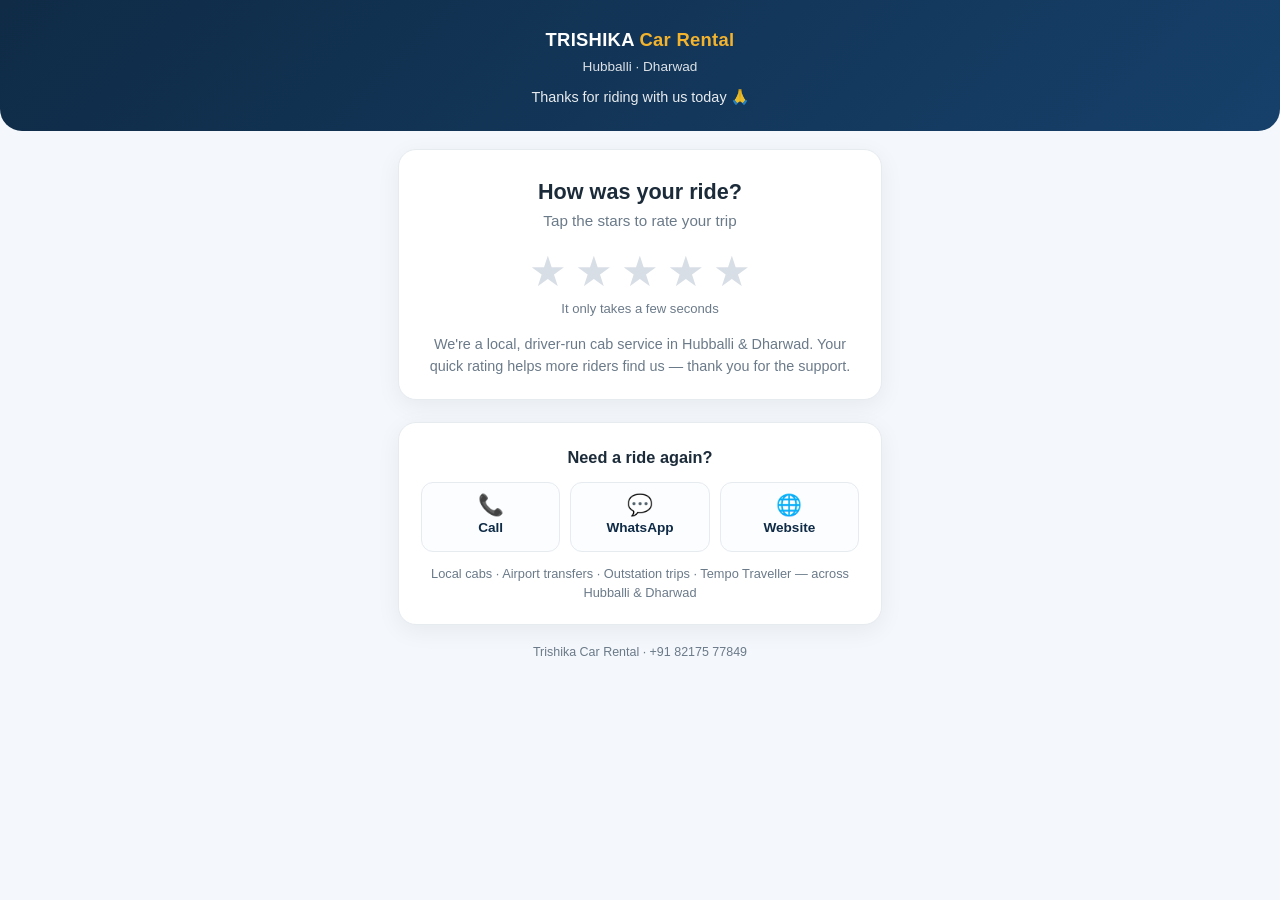
<file: review/index.html>
<!DOCTYPE html>
<html lang="en">
<head>
<meta charset="UTF-8">
<meta name="viewport" content="width=device-width, initial-scale=1, maximum-scale=1, user-scalable=no">
<meta name="robots" content="noindex,nofollow">
<title>Rate your ride · Trishika Car Rental</title>
<!-- Google tag (gtag.js) — GA4 property G-DCRPBD1L2J -->
<script async src="https://www.googletagmanager.com/gtag/js?id=G-DCRPBD1L2J"></script>
<script>
  window.dataLayer = window.dataLayer || [];
  function gtag(){dataLayer.push(arguments);}
  gtag('js', new Date());
  gtag('config', 'G-DCRPBD1L2J');
</script>
<style>
  :root{
    --navy:#0f2b46; --navy2:#16406a; --gold:#f4b32c; --ink:#1c2b39;
    --muted:#6b7a89; --line:#e6ebf0; --bg:#f4f7fb; --ok:#1a9c5b;
  }
  *{box-sizing:border-box;-webkit-tap-highlight-color:transparent}
  html,body{margin:0}
  body{font-family:-apple-system,BlinkMacSystemFont,"Segoe UI",Roboto,Arial,sans-serif;
    background:var(--bg);color:var(--ink);line-height:1.5;min-height:100vh}
  body.has-dock{padding-bottom:84px}
  .wrap{max-width:520px;margin:0 auto;padding:0 18px 40px}
  header{background:linear-gradient(135deg,var(--navy),var(--navy2));color:#fff;
    padding:26px 18px 22px;text-align:center;border-radius:0 0 22px 22px}
  header .brand{font-weight:800;letter-spacing:.3px;font-size:1.15rem}
  header .brand span{color:var(--gold)}
  header .sub{opacity:.85;font-size:.85rem;margin-top:3px}
  header .welcome{opacity:.9;font-size:.9rem;margin-top:10px;line-height:1.5}
  .card{background:#fff;border:1px solid var(--line);border-radius:18px;
    padding:22px;margin-top:18px;box-shadow:0 6px 24px rgba(15,43,70,.06)}
  h1{font-size:1.35rem;margin:.2em 0 .1em;text-align:center}
  .lead{color:var(--muted);text-align:center;margin:0 0 6px;font-size:.95rem}
  .stars{display:flex;justify-content:center;gap:8px;margin:18px 0 6px}
  .star{font-size:2.6rem;line-height:1;cursor:pointer;color:#d7dee6;
    transition:transform .08s ease,color .1s ease}
  .star.on{color:var(--gold)}
  .star:active{transform:scale(.9)}
  .hint{text-align:center;color:var(--muted);font-size:.82rem;margin-top:2px}
  .intro{color:var(--muted);text-align:center;font-size:.9rem;line-height:1.55;margin:14px 0 0}
  .hidden{display:none!important}
  textarea{width:100%;border:1px solid var(--line);border-radius:12px;padding:14px;
    font-size:1.02rem;font-family:inherit;line-height:1.55;color:var(--ink);
    resize:vertical;min-height:120px;background:#fbfdff}
  textarea:focus{outline:none;border-color:var(--navy2)}
  .row{display:flex;gap:10px;margin-top:14px}
  .btn{flex:1;border:0;border-radius:12px;padding:15px 16px;font-size:1.02rem;
    font-weight:700;cursor:pointer;text-align:center;text-decoration:none;display:block}
  .btn-primary{background:var(--gold);color:#3a2a00}
  .btn-navy{background:var(--navy);color:#fff}
  .btn:active{filter:brightness(.96)}
  .btn[disabled]{opacity:.5;pointer-events:none}

  /* review list */
  .rev-list{display:flex;flex-direction:column;gap:12px;margin-top:14px}
  .rev{border:1px solid var(--line);border-radius:14px;padding:14px;background:#fbfdff;
    display:flex;flex-direction:column;gap:11px;transition:border-color .15s,background .15s}
  .rev.copied{border-color:var(--ok);background:#f1fbf5}
  .rev-text{margin:0;font-size:1.0rem;line-height:1.55;color:var(--ink)}
  .rev-copy{align-self:flex-start;border:0;border-radius:10px;padding:9px 20px;
    font-weight:700;font-size:.92rem;cursor:pointer;background:var(--gold);color:#3a2a00}
  .rev-copy:active{filter:brightness(.96)}
  .rev.copied .rev-copy{background:var(--ok);color:#fff}
  .rev-copy[disabled]{cursor:default}
  .moreBtn{margin:16px auto 0;display:block;background:#eef3f8;color:var(--navy);border:0;
    border-radius:12px;padding:12px 18px;font-weight:700;cursor:pointer;font-size:.95rem}
  .moreBtn[disabled]{opacity:.6;cursor:default}

  .another{display:inline-block;margin-top:14px;color:var(--navy2);font-weight:600;
    font-size:.92rem;text-decoration:none;border-bottom:1px dashed var(--navy2);cursor:pointer}
  .steps{text-align:center;color:var(--muted);font-size:.85rem;margin-top:16px}
  .steps b{color:var(--ink)}
  .toast{position:fixed;left:50%;bottom:96px;transform:translateX(-50%) translateY(20px);
    background:var(--ink);color:#fff;padding:11px 18px;border-radius:999px;font-size:.9rem;
    opacity:0;transition:.25s;pointer-events:none;z-index:12;max-width:88%;text-align:center}
  .toast.show{opacity:1;transform:translateX(-50%) translateY(0)}
  .spin{width:26px;height:26px;border:3px solid var(--line);border-top-color:var(--navy2);
    border-radius:50%;animation:sp 1s linear infinite;margin:22px auto}
  @media (prefers-reduced-motion:reduce){.spin{animation:none}}
  @keyframes sp{to{transform:rotate(360deg)}}
  .emoji{font-size:2.4rem;display:block;text-align:center;margin-bottom:4px}

  /* sticky dock for the Google button after copying */
  .dock{position:fixed;left:0;right:0;bottom:0;background:#fff;border-top:1px solid var(--line);
    padding:12px 18px calc(12px + env(safe-area-inset-bottom));z-index:10;
    box-shadow:0 -6px 24px rgba(15,43,70,.10)}
  .dock .btn{max-width:484px;margin:0 auto}

  /* contact / re-book footer */
  .contact{margin-top:22px;text-align:center}
  .contact h2{font-size:1.02rem;margin:0 0 12px}
  .contact-row{display:flex;gap:10px}
  .cbtn{flex:1;display:flex;flex-direction:column;align-items:center;gap:3px;
    border:1px solid var(--line);border-radius:12px;padding:12px 6px;text-decoration:none;
    color:var(--navy);font-weight:600;font-size:.85rem;background:#fbfdff}
  .cbtn .ci{font-size:1.3rem;line-height:1}
  .cbtn:active{filter:brightness(.97)}
  .contact-sub{color:var(--muted);font-size:.8rem;margin-top:12px;line-height:1.5}
  .foot{text-align:center;color:var(--muted);font-size:.78rem;margin-top:18px}
</style>
</head>
<body>
<header>
  <div class="brand">TRISHIKA <span>Car Rental</span></div>
  <div class="sub">Hubballi &middot; Dharwad</div>
  <div class="welcome">Thanks for riding with us today 🙏</div>
</header>

<div class="wrap">

  <!-- STEP 1: rating -->
  <section id="rate" class="card">
    <h1>How was your ride?</h1>
    <p class="lead">Tap the stars to rate your trip</p>
    <div class="stars" id="stars">
      <span class="star" data-v="1">&#9733;</span>
      <span class="star" data-v="2">&#9733;</span>
      <span class="star" data-v="3">&#9733;</span>
      <span class="star" data-v="4">&#9733;</span>
      <span class="star" data-v="5">&#9733;</span>
    </div>
    <div class="hint">It only takes a few seconds</div>
    <p class="intro">We're a local, driver-run cab service in Hubballi &amp; Dharwad.
      Your quick rating helps more riders find us — thank you for the support.</p>
  </section>

  <!-- loading -->
  <section id="loading" class="card hidden">
    <div class="spin"></div>
    <p class="lead">Getting some reviews ready&hellip;</p>
  </section>

  <!-- STEP 2a: positive (4-5) — list of reviews -->
  <section id="positive" class="card hidden">
    <span class="emoji">&#127881;</span>
    <h1>Thanks a ton!</h1>
    <p class="lead">Pick a review that fits your trip and tap <b>Copy</b> — then paste it in Google.
      Each review is used only once, so yours stays unique.</p>
    <div class="rev-list" id="revList"></div>
    <button class="moreBtn" id="moreBtn" type="button">Show more reviews</button>
    <div class="steps" id="steps">
      <b>1.</b> Copy &nbsp; <b>2.</b> Tap "Paste in Google" &nbsp; <b>3.</b> Long-press &rarr; Paste &rarr; Post
      <br>You can tweak the wording in Google before posting.
    </div>
  </section>

  <!-- STEP 2b: private feedback (1-3) -->
  <section id="negative" class="card hidden">
    <span class="emoji">&#128533;</span>
    <h1>We're sorry we missed the mark</h1>
    <p class="lead">Tell us what went wrong so we can fix it. This goes straight to the owner &mdash; not public.</p>
    <textarea id="fbText" placeholder="What could we have done better?"></textarea>
    <div class="row">
      <a class="btn btn-navy" id="waBtn" target="_blank" rel="noopener">Send to owner on WhatsApp</a>
    </div>
    <div class="steps">We read every message and make it right.</div>
  </section>

  <!-- contact / re-book -->
  <section class="contact card">
    <h2>Need a ride again?</h2>
    <div class="contact-row">
      <a class="cbtn" href="tel:+918217577849"><span class="ci">📞</span>Call</a>
      <a class="cbtn" href="https://wa.me/918217577849" target="_blank" rel="noopener"><span class="ci">💬</span>WhatsApp</a>
      <a class="cbtn" href="https://trishikacarrentalhubli.in/" target="_blank" rel="noopener"><span class="ci">🌐</span>Website</a>
    </div>
    <div class="contact-sub">Local cabs · Airport transfers · Outstation trips · Tempo Traveller — across Hubballi &amp; Dharwad</div>
  </section>

  <div class="foot">Trishika Car Rental &middot; +91 82175 77849</div>
</div>

<!-- sticky Google button, revealed after a copy -->
<div class="dock hidden" id="dock">
  <a class="btn btn-navy" id="goBtn" target="_blank" rel="noopener">Paste your review in Google &rarr;</a>
</div>

<div class="toast" id="toast"></div>

<script>
/* ---------- CONFIG ---------- */
const CFG = {
  api: 'api/',
  googleReview: 'https://g.page/r/CYYqAGCT8WJ6EBM/review',
  whatsapp: '918217577849'
};

/* ---------- helpers ---------- */
const $ = s => document.querySelector(s);
const show = id => $('#'+id).classList.remove('hidden');
const hide = id => $('#'+id).classList.add('hidden');
function toast(msg){const t=$('#toast');t.textContent=msg;t.classList.add('show');
  clearTimeout(t._h);t._h=setTimeout(()=>t.classList.remove('show'),1900);}
function track(name,params){try{if(window.gtag)gtag('event',name,params||{});}catch(e){}}

let currentStars = 5;
const shownIds = new Set();
const FALLBACK = [
  'good service and on time. driver was polite, car was clean. recommended for hubli',
  'reliable cab service in hubballi. fair price and safe driving. thank you',
  'clean car, courteous driver, reasonable fare. will book again'
];

/* ---------- stars ---------- */
const starEls = [...document.querySelectorAll('.star')];
function paint(v){starEls.forEach(s=>s.classList.toggle('on', +s.dataset.v <= v));}
starEls.forEach(s=>{
  s.addEventListener('click',()=>{
    const v = +s.dataset.v;
    paint(v);
    track('stars_selected',{stars:v});
    setTimeout(()=> chooseFlow(v), 180);
  });
});

function chooseFlow(v){
  hide('rate');
  if(v >= 4){ currentStars = v; loadList(); }
  else { openNegative(v); }
}

/* ---------- positive: fetch a list of unique reviews ---------- */
async function loadList(){
  show('loading'); hide('positive');
  let items = [];
  try{
    const r = await fetch(CFG.api+'list.php?stars='+currentStars+'&n=10',{cache:'no-store'});
    const d = await r.json();
    items = (d.items && d.items.length) ? d.items : (d.fallback||FALLBACK).map(b=>({id:0,body:b}));
  }catch(e){
    items = FALLBACK.map(b=>({id:0,body:b}));
  }
  hide('loading'); show('positive');
  renderList(items, true);
  window.scrollTo({top:0,behavior:'smooth'});
}

function renderList(items, replace){
  const list = $('#revList');
  if(replace){ list.innerHTML=''; shownIds.clear(); }
  let added = 0;
  items.forEach(it=>{
    if(it.id && shownIds.has(it.id)) return;
    if(it.id) shownIds.add(it.id);
    const el = document.createElement('div');
    el.className = 'rev';
    const p = document.createElement('p');
    p.className = 'rev-text';
    p.textContent = it.body;
    const btn = document.createElement('button');
    btn.className = 'rev-copy'; btn.type = 'button'; btn.textContent = 'Copy';
    btn.addEventListener('click', ()=> copyReview(it, el, btn));
    el.appendChild(p); el.appendChild(btn);
    list.appendChild(el);
    added++;
  });
  return added;
}

function doCopy(text){
  if(navigator.clipboard && navigator.clipboard.writeText){
    navigator.clipboard.writeText(text).catch(()=>fallbackCopy(text));
  } else { fallbackCopy(text); }
}
function fallbackCopy(text){
  const ta=document.createElement('textarea');
  ta.value=text; ta.style.position='fixed'; ta.style.top='-1000px'; ta.style.opacity='0';
  document.body.appendChild(ta); ta.focus(); ta.select();
  try{document.execCommand('copy');}catch(e){}
  document.body.removeChild(ta);
}

function copyReview(it, el, btn){
  const text = (el.querySelector('.rev-text').textContent||'').trim();
  if(!text || btn.disabled) return;
  doCopy(text);                                   // sync — keep the user gesture
  if(it.id){                                       // burn it so nobody else gets it
    fetch(CFG.api+'copied.php',{method:'POST',
      headers:{'Content-Type':'application/x-www-form-urlencoded'},
      body:'id='+it.id}).catch(()=>{});
  }
  track('review_copied',{stars:currentStars,id:it.id});
  el.classList.add('copied');
  btn.textContent = 'Copied ✓'; btn.disabled = true;
  toast('Copied ✓ — now paste it in Google');
  // reveal the sticky Google button
  const dock=$('#dock'), go=$('#goBtn');
  go.href = CFG.googleReview;
  dock.classList.remove('hidden');
  document.body.classList.add('has-dock');
  go.onclick = ()=> track('left_review',{});
}

$('#moreBtn').addEventListener('click', async (e)=>{
  const btn = e.currentTarget;
  track('show_more',{});
  btn.disabled = true; btn.textContent = 'Loading…';
  let added = 0;
  try{
    const r = await fetch(CFG.api+'list.php?stars='+currentStars+'&n=8',{cache:'no-store'});
    const d = await r.json();
    added = renderList(d.items||[], false);
  }catch(e){}
  btn.disabled = false; btn.textContent = 'Show more reviews';
  if(!added) toast('That’s all the reviews for now');
});

/* ---------- negative: private WhatsApp ---------- */
function openNegative(v){
  currentStars = v;
  show('negative');
  track('low_rating',{stars:v});
  buildWa();
  $('#fbText').addEventListener('input', buildWa);
}
function buildWa(){
  const msg = 'Hi Trishika, I rated my recent ride '+currentStars+
    ' star. Here is what happened: '+($('#fbText').value.trim()||'');
  $('#waBtn').href='https://wa.me/'+CFG.whatsapp+'?text='+encodeURIComponent(msg);
}
$('#waBtn').addEventListener('click',()=>track('feedback_sent',{stars:currentStars}));
</script>
</body>
</html>
</file>
